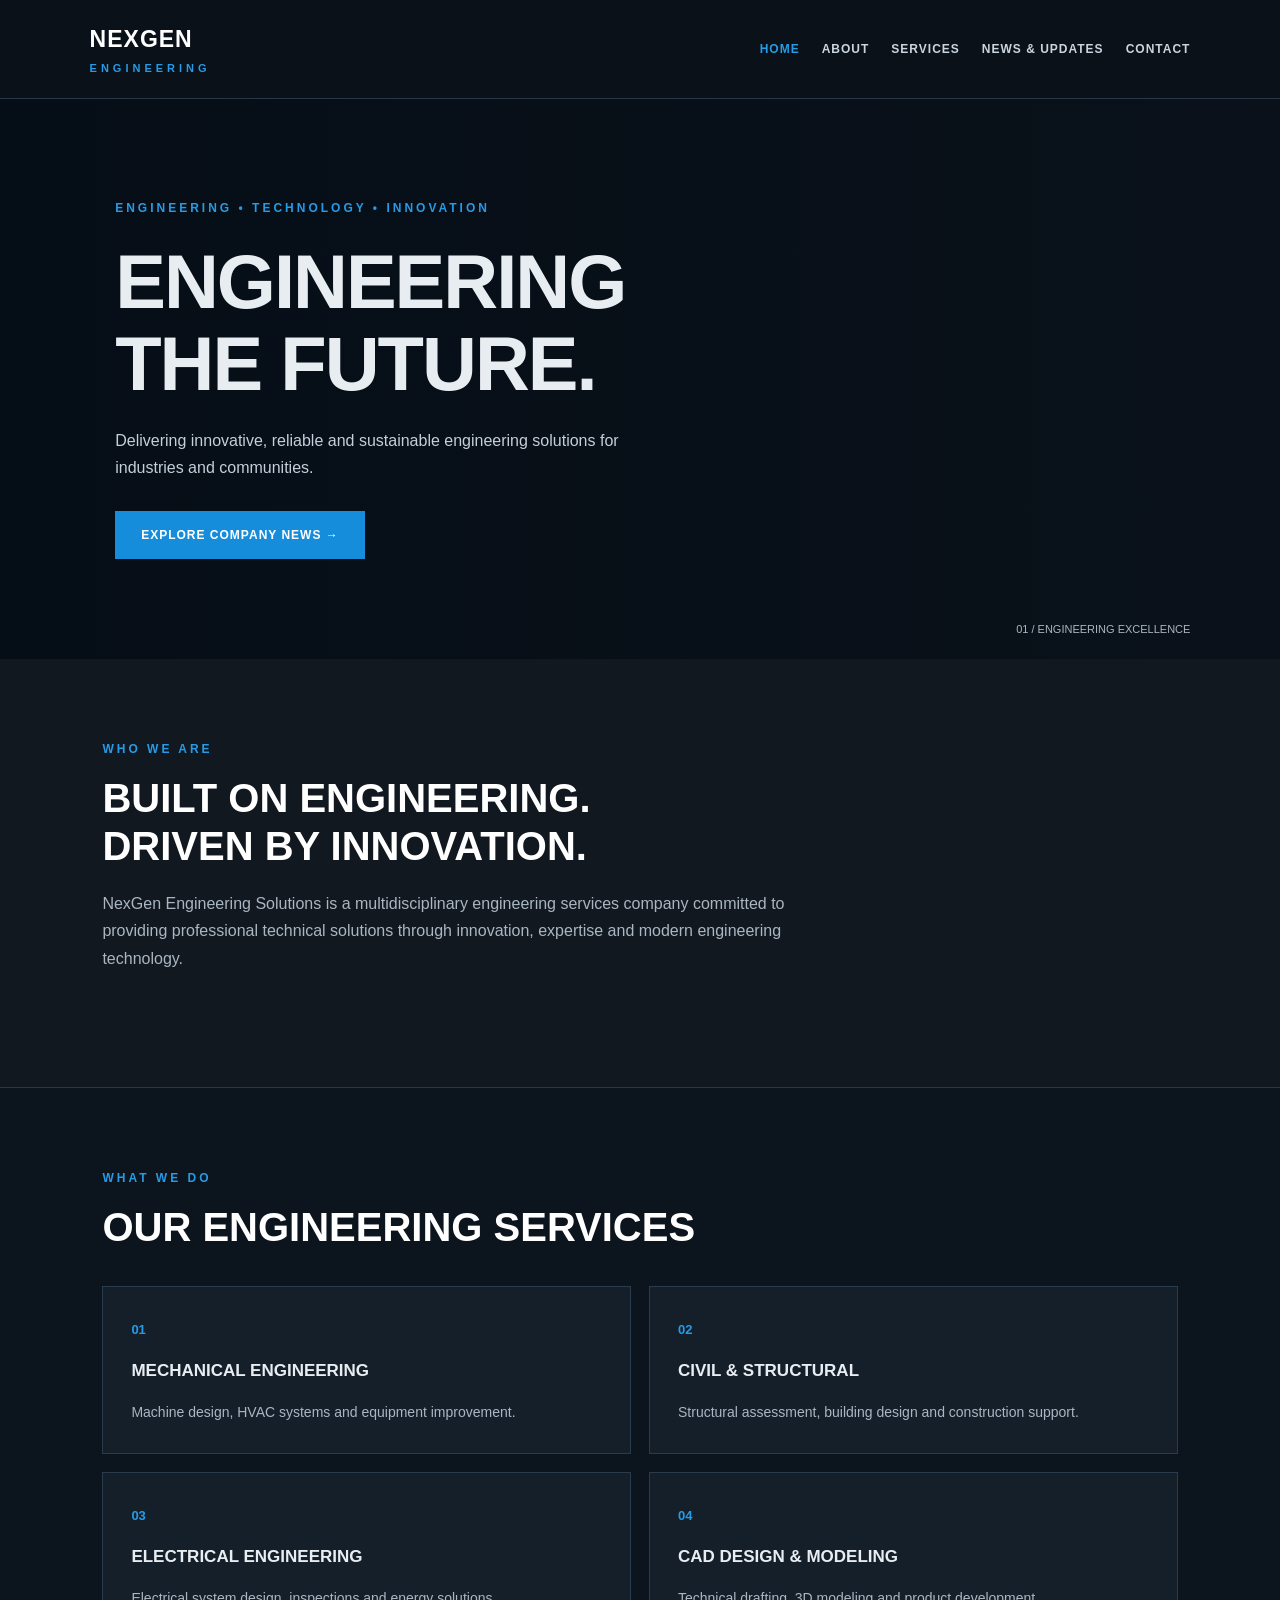
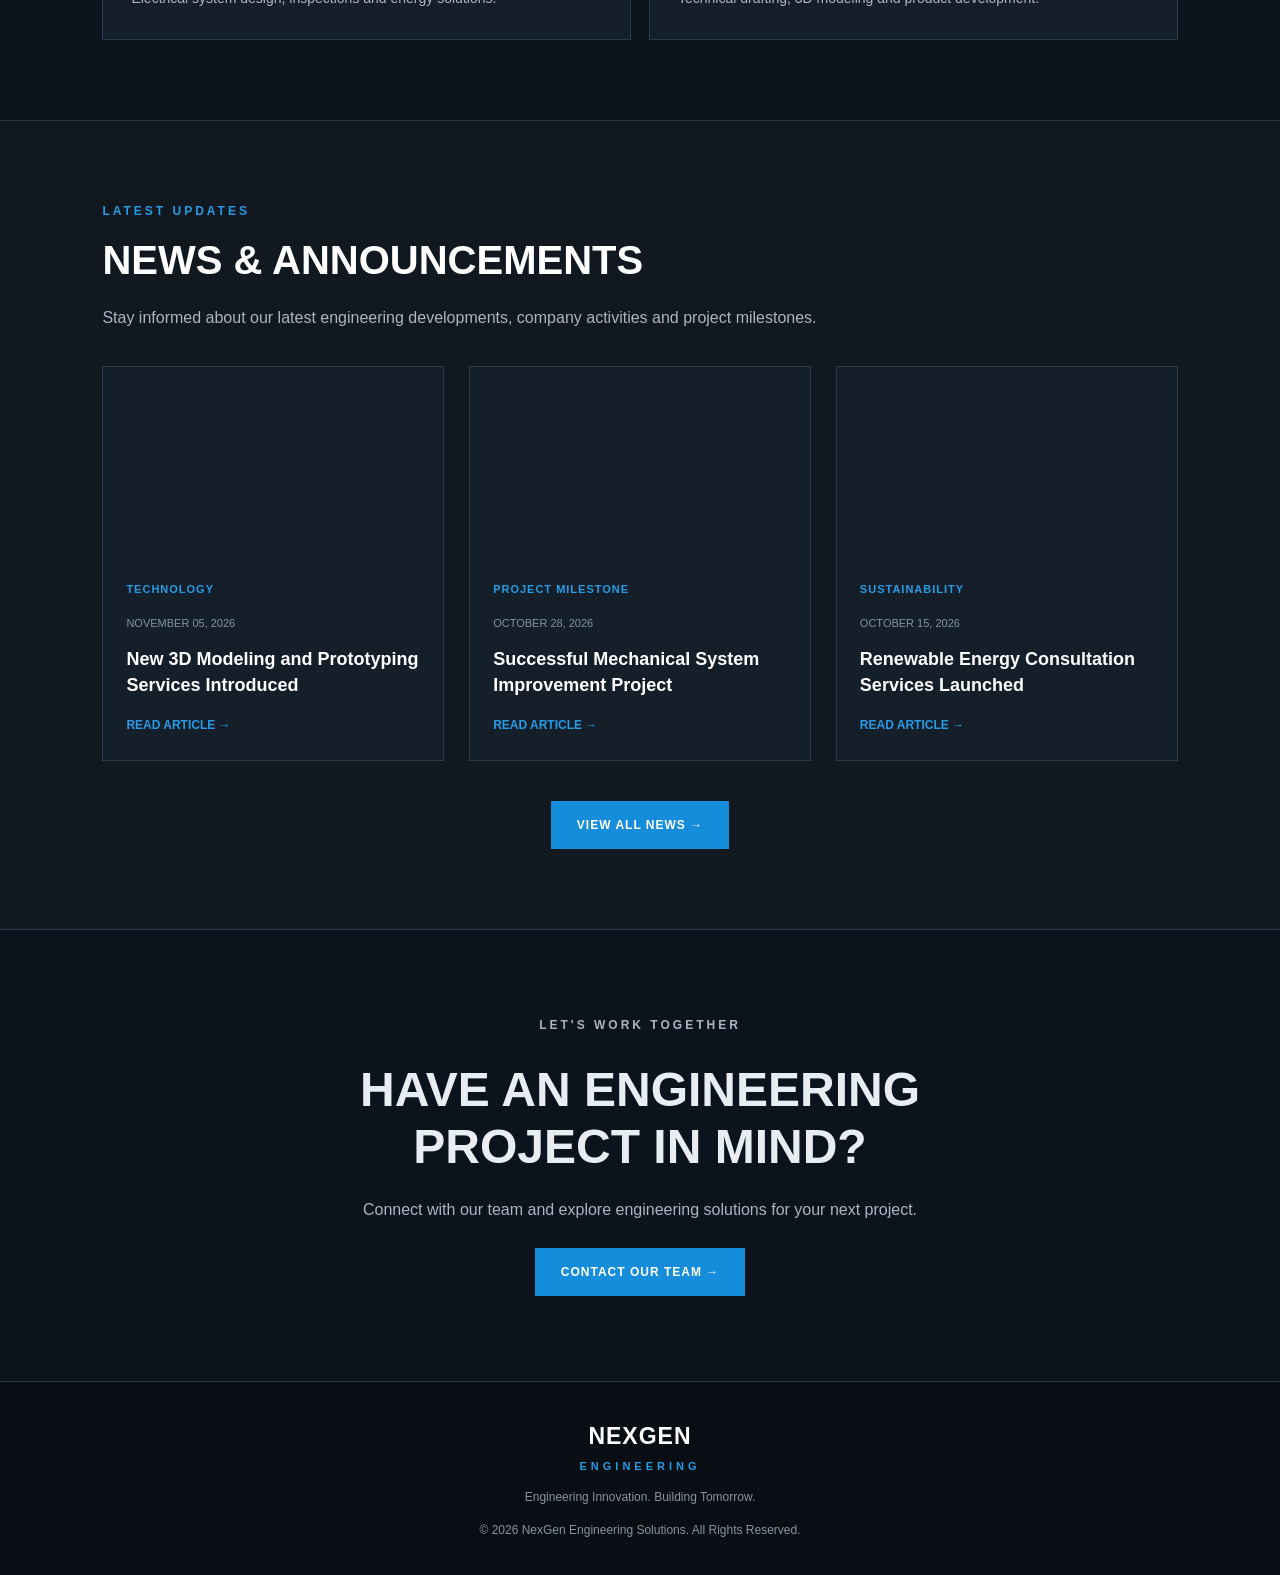
<file: index.html>
<!DOCTYPE html>
<html lang="en">
<head>
    <meta charset="UTF-8">
    <meta name="viewport" content="width=device-width, initial-scale=1.0">
    <title>NexGen Engineering Solutions</title>
    <link rel="stylesheet" href="style.css">
</head>
<body>

    <!-- NAVIGATION -->
    <header class="navbar">
        <a href="index.html" class="logo">
            NEXGEN<span>ENGINEERING</span>
        </a>

        <nav>
            <a href="index.html" class="active">HOME</a>
            <a href="#about">ABOUT</a>
            <a href="#services">SERVICES</a>
            <a href="news.html">NEWS & UPDATES</a>
            <a href="#contact">CONTACT</a>
        </nav>
    </header>

    <!-- HERO SECTION -->
    <section class="hero">
        <div class="hero-content">
            <p class="eyebrow">ENGINEERING • TECHNOLOGY • INNOVATION</p>

            <h1>ENGINEERING<br>
                THE FUTURE.</h1>

            <p class="hero-description">
                Delivering innovative, reliable and sustainable
                engineering solutions for industries and communities.
            </p>

            <a href="news.html" class="btn">
                EXPLORE COMPANY NEWS →
            </a>
        </div>

        <div class="hero-label">
            <span>01 / ENGINEERING EXCELLENCE</span>
        </div>
    </section>

    <!-- ABOUT SECTION -->
    <section class="section" id="about">
        <p class="section-tag">WHO WE ARE</p>
        <h2>BUILT ON ENGINEERING.<br>
            DRIVEN BY INNOVATION.</h2>

        <p class="section-description">
            NexGen Engineering Solutions is a multidisciplinary
            engineering services company committed to providing
            professional technical solutions through innovation,
            expertise and modern engineering technology.
        </p>
    </section>

    <!-- SERVICES -->
    <section class="section dark-section" id="services">
        <p class="section-tag">WHAT WE DO</p>
        <h2>OUR ENGINEERING SERVICES</h2>

        <div class="service-grid">

            <div class="service-card">
                <span class="service-number">01</span>
                <h3>MECHANICAL ENGINEERING</h3>
                <p>Machine design, HVAC systems and equipment improvement.</p>
            </div>

            <div class="service-card">
                <span class="service-number">02</span>
                <h3>CIVIL & STRUCTURAL</h3>
                <p>Structural assessment, building design and construction support.</p>
            </div>

            <div class="service-card">
                <span class="service-number">03</span>
                <h3>ELECTRICAL ENGINEERING</h3>
                <p>Electrical system design, inspections and energy solutions.</p>
            </div>

            <div class="service-card">
                <span class="service-number">04</span>
                <h3>CAD DESIGN & MODELING</h3>
                <p>Technical drafting, 3D modeling and product development.</p>
            </div>

        </div>
    </section>

    <!-- LATEST NEWS -->
    <section class="section" id="latest-news">
        <p class="section-tag">LATEST UPDATES</p>
        <h2>NEWS & ANNOUNCEMENTS</h2>

        <p class="section-description">
            Stay informed about our latest engineering developments,
            company activities and project milestones.
        </p>

        <div class="news-grid">

            <article class="news-card">
                <div class="news-image news-image-one"></div>
                <div class="news-content">
                    <span class="news-category">TECHNOLOGY</span>
                    <small>NOVEMBER 05, 2026</small>
                    <h3>New 3D Modeling and Prototyping Services Introduced</h3>
                    <a href="article.html?id=technology">READ ARTICLE →</a>
                </div>
            </article>

            <article class="news-card">
                <div class="news-image news-image-two"></div>
                <div class="news-content">
                    <span class="news-category">PROJECT MILESTONE</span>
                    <small>OCTOBER 28, 2026</small>
                    <h3>Successful Mechanical System Improvement Project</h3>
                    <a href="article.html?id=project">READ ARTICLE →</a>
                </div>
            </article>

            <article class="news-card">
                <div class="news-image news-image-three"></div>
                <div class="news-content">
                    <span class="news-category">SUSTAINABILITY</span>
                    <small>OCTOBER 15, 2026</small>
                    <h3>Renewable Energy Consultation Services Launched</h3>
                    <a href="article.html?id=energy">READ ARTICLE →</a>
                </div>
            </article>

        </div>

        <div class="center-button">
            <a href="news.html" class="btn">VIEW ALL NEWS →</a>
        </div>
    </section>

    <!-- CONTACT -->
    <section class="contact-section" id="contact">
        <p class="section-tag">LET'S WORK TOGETHER</p>
        <h2>HAVE AN ENGINEERING<br>PROJECT IN MIND?</h2>
        <p>Connect with our team and explore engineering solutions for your next project.</p>
        <a href="mailto:info@nexgenengineering.com" class="btn">
            CONTACT OUR TEAM →
        </a>
    </section>

    <!-- FOOTER -->
    <footer>
        <div class="logo">NEXGEN<span>ENGINEERING</span></div>
        <p>Engineering Innovation. Building Tomorrow.</p>
        <p>© 2026 NexGen Engineering Solutions. All Rights Reserved.</p>
    </footer>

    <script src="script.js"></script>
</body>
</html>
</file>
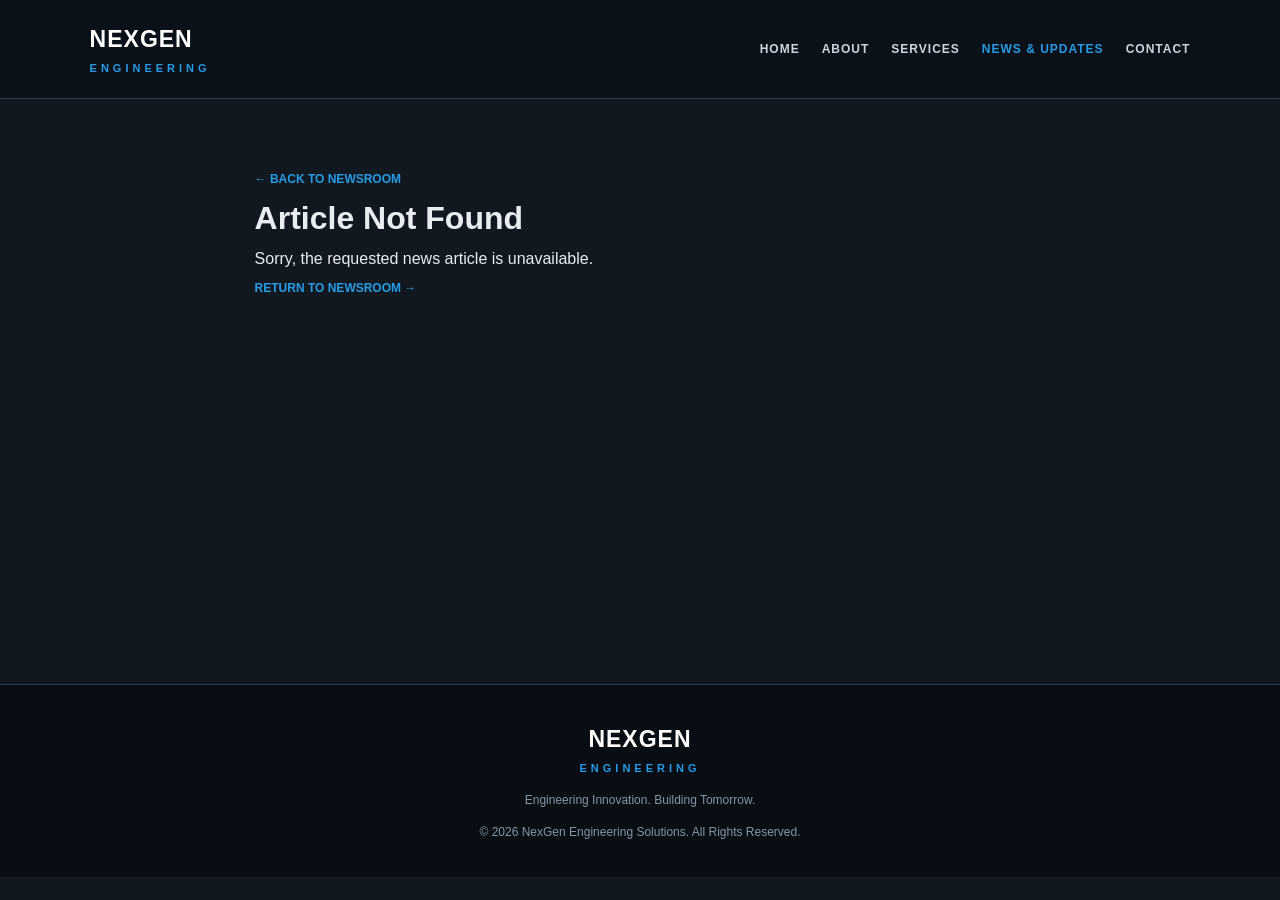
<file: article.html>
<!DOCTYPE html>
<html lang="en">
<head>
    <meta charset="UTF-8">
    <meta name="viewport" content="width=device-width, initial-scale=1.0">
    <title>News Article | NexGen Engineering</title>
    <link rel="stylesheet" href="style.css">
</head>
<body>

    <header class="navbar">
        <a href="index.html" class="logo">
            NEXGEN<span>ENGINEERING</span>
        </a>

        <nav>
            <a href="index.html">HOME</a>
            <a href="index.html#about">ABOUT</a>
            <a href="index.html#services">SERVICES</a>
            <a href="news.html" class="active">NEWS & UPDATES</a>
            <a href="index.html#contact">CONTACT</a>
        </nav>
    </header>

    <main class="article-section">
        <a href="news.html" class="back-link">← BACK TO NEWSROOM</a>

        <div id="articleContent">
            <p>Loading article...</p>
        </div>
    </main>

    <footer>
        <div class="logo">NEXGEN<span>ENGINEERING</span></div>
        <p>Engineering Innovation. Building Tomorrow.</p>
        <p>© 2026 NexGen Engineering Solutions. All Rights Reserved.</p>
    </footer>

    <script src="script.js"></script>
</body>
</html>
</file>
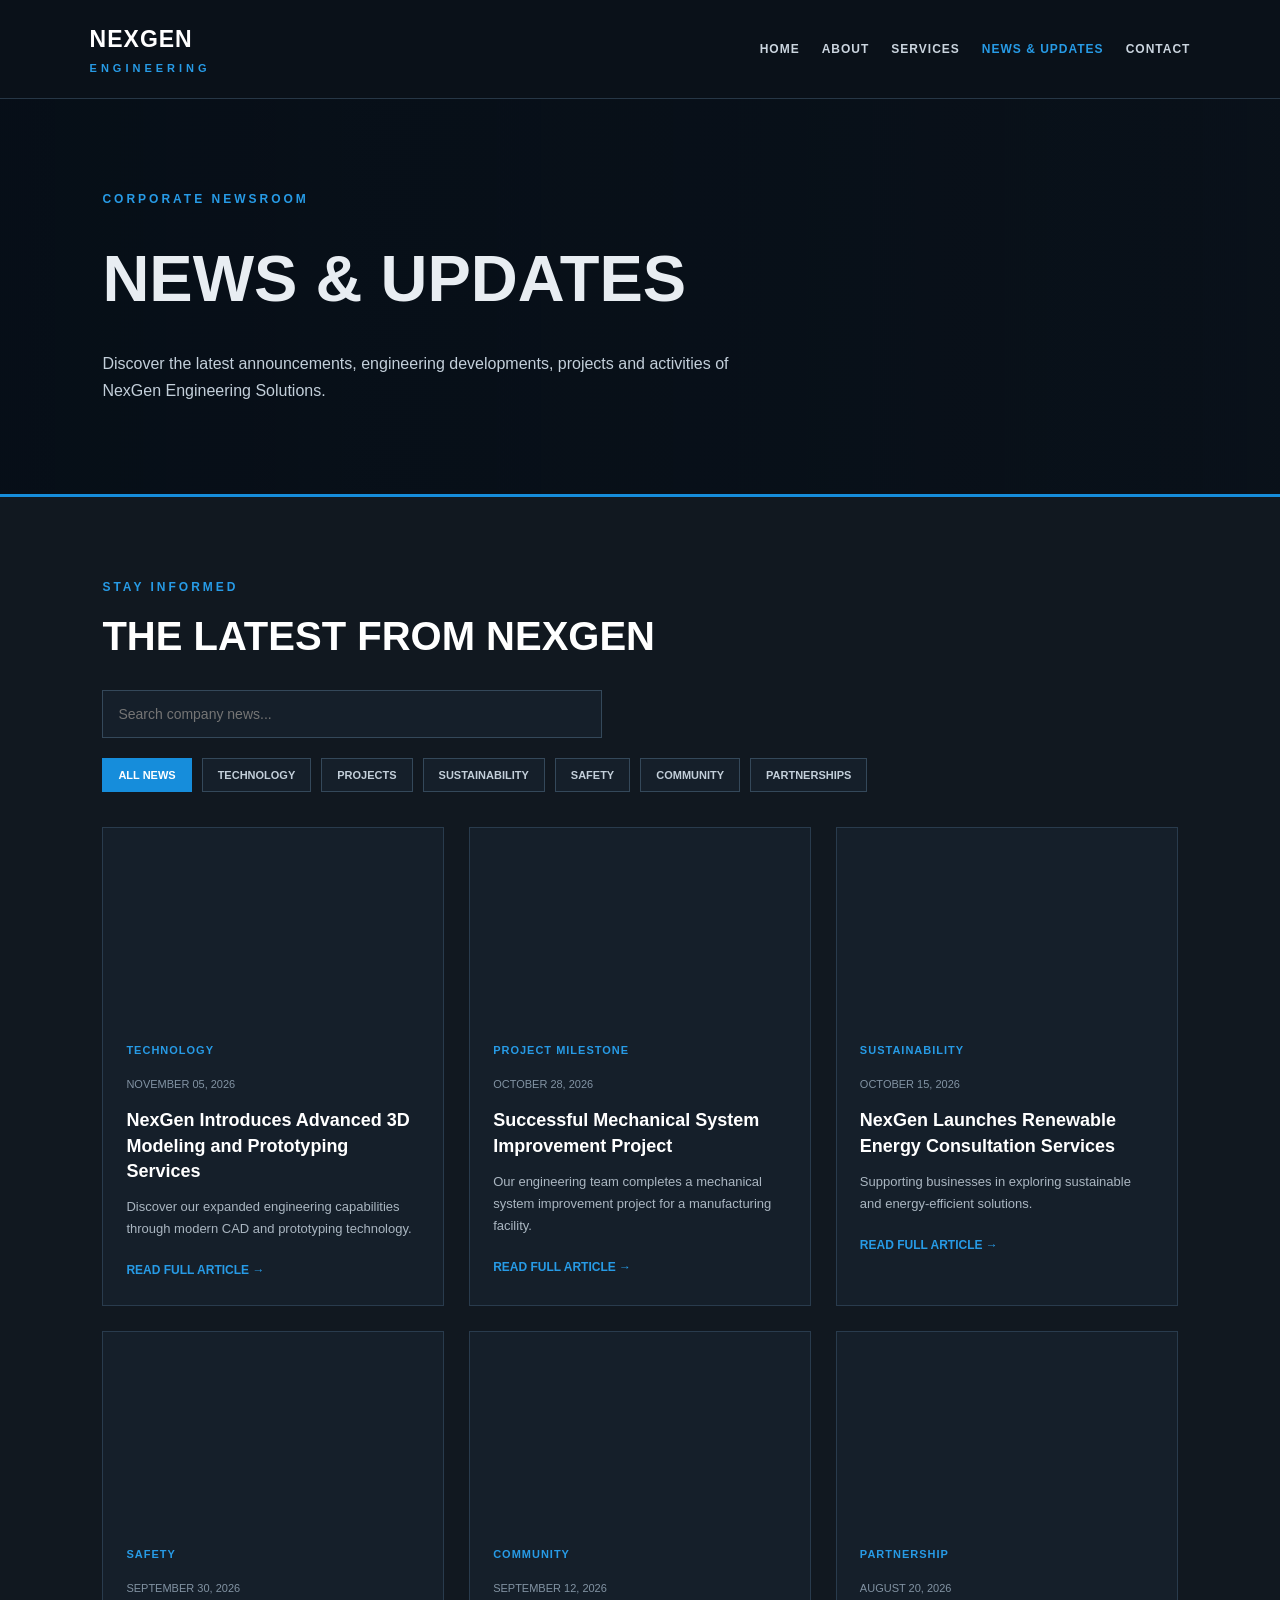
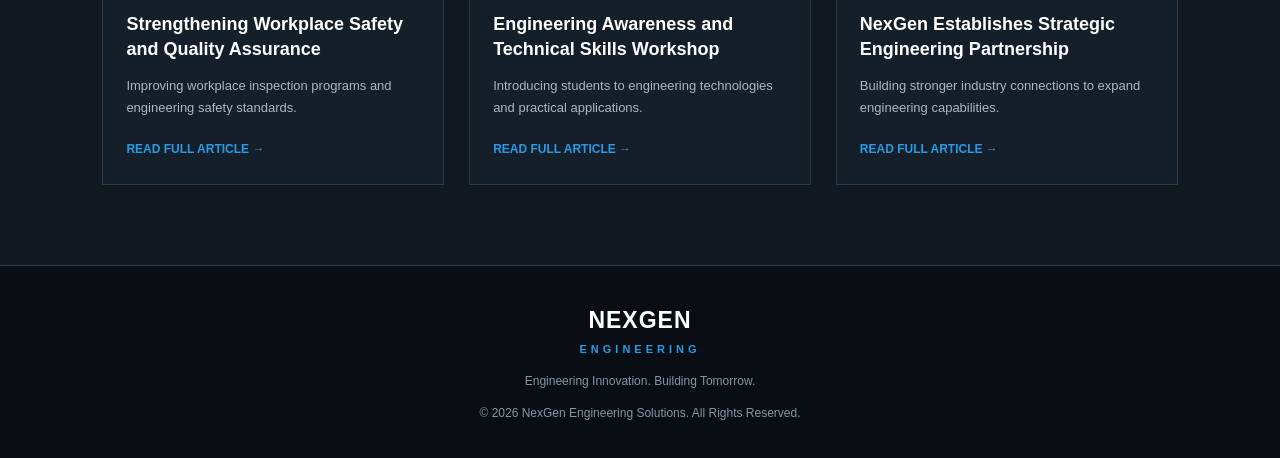
<file: news.html>
<!DOCTYPE html>
<html lang="en">
<head>
    <meta charset="UTF-8">
    <meta name="viewport" content="width=device-width, initial-scale=1.0">
    <title>News & Updates | NexGen Engineering</title>
    <link rel="stylesheet" href="style.css">
</head>
<body>

    <header class="navbar">
        <a href="index.html" class="logo">
            NEXGEN<span>ENGINEERING</span>
        </a>

        <nav>
            <a href="index.html">HOME</a>
            <a href="index.html#about">ABOUT</a>
            <a href="index.html#services">SERVICES</a>
            <a href="news.html" class="active">NEWS & UPDATES</a>
            <a href="index.html#contact">CONTACT</a>
        </nav>
    </header>

    <!-- NEWS BANNER -->
    <section class="news-banner">
        <p class="eyebrow">CORPORATE NEWSROOM</p>
        <h1>NEWS & UPDATES</h1>
        <p>
            Discover the latest announcements, engineering developments,
            projects and activities of NexGen Engineering Solutions.
        </p>
    </section>

    <!-- NEWS CONTENT -->
    <section class="section">

        <p class="section-tag">STAY INFORMED</p>
        <h2>THE LATEST FROM NEXGEN</h2>

        <!-- SEARCH -->
        <div class="news-search">
            <input
                type="text"
                id="newsSearch"
                placeholder="Search company news..."
            >
        </div>

        <!-- CATEGORY FILTERS -->
        <div class="filter-buttons">
            <button class="filter-btn active" data-filter="all">ALL NEWS</button>
            <button class="filter-btn" data-filter="technology">TECHNOLOGY</button>
            <button class="filter-btn" data-filter="project">PROJECTS</button>
            <button class="filter-btn" data-filter="sustainability">SUSTAINABILITY</button>
            <button class="filter-btn" data-filter="safety">SAFETY</button>
            <button class="filter-btn" data-filter="community">COMMUNITY</button>
            <button class="filter-btn" data-filter="partnership">PARTNERSHIPS</button>
        </div>

        <!-- NEWS GRID -->
        <div class="news-grid" id="newsGrid">

            <article class="news-card" data-category="technology">
                <div class="news-image news-image-one"></div>
                <div class="news-content">
                    <span class="news-category">TECHNOLOGY</span>
                    <small>NOVEMBER 05, 2026</small>
                    <h3>NexGen Introduces Advanced 3D Modeling and Prototyping Services</h3>
                    <p>Discover our expanded engineering capabilities through modern CAD and prototyping technology.</p>
                    <a href="article.html?id=technology">READ FULL ARTICLE →</a>
                </div>
            </article>

            <article class="news-card" data-category="project">
                <div class="news-image news-image-two"></div>
                <div class="news-content">
                    <span class="news-category">PROJECT MILESTONE</span>
                    <small>OCTOBER 28, 2026</small>
                    <h3>Successful Mechanical System Improvement Project</h3>
                    <p>Our engineering team completes a mechanical system improvement project for a manufacturing facility.</p>
                    <a href="article.html?id=project">READ FULL ARTICLE →</a>
                </div>
            </article>

            <article class="news-card" data-category="sustainability">
                <div class="news-image news-image-three"></div>
                <div class="news-content">
                    <span class="news-category">SUSTAINABILITY</span>
                    <small>OCTOBER 15, 2026</small>
                    <h3>NexGen Launches Renewable Energy Consultation Services</h3>
                    <p>Supporting businesses in exploring sustainable and energy-efficient solutions.</p>
                    <a href="article.html?id=energy">READ FULL ARTICLE →</a>
                </div>
            </article>

            <article class="news-card" data-category="safety">
                <div class="news-image news-image-four"></div>
                <div class="news-content">
                    <span class="news-category">SAFETY</span>
                    <small>SEPTEMBER 30, 2026</small>
                    <h3>Strengthening Workplace Safety and Quality Assurance</h3>
                    <p>Improving workplace inspection programs and engineering safety standards.</p>
                    <a href="article.html?id=safety">READ FULL ARTICLE →</a>
                </div>
            </article>

            <article class="news-card" data-category="community">
                <div class="news-image news-image-five"></div>
                <div class="news-content">
                    <span class="news-category">COMMUNITY</span>
                    <small>SEPTEMBER 12, 2026</small>
                    <h3>Engineering Awareness and Technical Skills Workshop</h3>
                    <p>Introducing students to engineering technologies and practical applications.</p>
                    <a href="article.html?id=community">READ FULL ARTICLE →</a>
                </div>
            </article>

            <article class="news-card" data-category="partnership">
                <div class="news-image news-image-six"></div>
                <div class="news-content">
                    <span class="news-category">PARTNERSHIP</span>
                    <small>AUGUST 20, 2026</small>
                    <h3>NexGen Establishes Strategic Engineering Partnership</h3>
                    <p>Building stronger industry connections to expand engineering capabilities.</p>
                    <a href="article.html?id=partnership">READ FULL ARTICLE →</a>
                </div>
            </article>

        </div>

        <p id="noResults" class="no-results" hidden>
            No news articles found. Try another search or category.
        </p>

    </section>

    <footer>
        <div class="logo">NEXGEN<span>ENGINEERING</span></div>
        <p>Engineering Innovation. Building Tomorrow.</p>
        <p>© 2026 NexGen Engineering Solutions. All Rights Reserved.</p>
    </footer>

    <script src="script.js"></script>
</body>
</html>
</file>
<file: style.css>
/* =================================
   NEXGEN ENGINEERING WEBSITE
   INDUSTRIAL DESIGN
================================= */

* {
    margin: 0;
    padding: 0;
    box-sizing: border-box;
}

html {
    scroll-behavior: smooth;
}

body {
    background: #111820;
    color: #E8EDF2;
    font-family: Arial, Helvetica, sans-serif;
    line-height: 1.7;
}

/* NAVIGATION */

.navbar {
    background: #0A1119;
    padding: 20px 7%;
    display: flex;
    justify-content: space-between;
    align-items: center;
    flex-wrap: wrap;
    gap: 15px;
    border-bottom: 1px solid #273746;
}

.logo {
    color: white;
    text-decoration: none;
    font-size: 23px;
    font-weight: 900;
    letter-spacing: 1px;
}

.logo span {
    display: block;
    color: #279BE6;
    font-size: 11px;
    letter-spacing: 4px;
}

nav {
    display: flex;
    flex-wrap: wrap;
    gap: 22px;
}

nav a {
    color: #CBD5DF;
    text-decoration: none;
    font-size: 12px;
    font-weight: bold;
    letter-spacing: 1px;
    transition: 0.3s;
}

nav a:hover,
nav a.active {
    color: #279BE6;
}

/* HERO SECTION */

.hero {
    min-height: 560px;
    display: flex;
    align-items: center;
    padding: 80px 9%;
    position: relative;
    background:
        linear-gradient(90deg, rgba(5,13,22,0.96), rgba(5,13,22,0.65)),
        url("https://images.unsplash.com/photo-1581092160562-40aa08e78837?auto=format&fit=crop&w=1800&q=85");
    background-size: cover;
    background-position: center;
}

.hero-content {
    max-width: 700px;
}

.eyebrow,
.section-tag {
    color: #279BE6;
    font-size: 12px;
    font-weight: bold;
    letter-spacing: 3px;
}

.hero h1 {
    font-size: clamp(45px, 7vw, 76px);
    line-height: 1.08;
    margin: 22px 0;
    font-weight: 900;
    letter-spacing: -2px;
}

.hero-description {
    color: #C3CFDA;
    max-width: 520px;
    margin-bottom: 30px;
}

.hero-label {
    position: absolute;
    bottom: 20px;
    right: 7%;
    color: #AAB6C1;
    font-size: 11px;
}

/* BUTTONS */

.btn {
    display: inline-block;
    padding: 13px 25px;
    background: #168DDB;
    color: white;
    text-decoration: none;
    font-size: 12px;
    font-weight: bold;
    letter-spacing: 1px;
    border: 1px solid #168DDB;
    transition: 0.3s;
}

.btn:hover {
    background: transparent;
    color: #55B9FF;
}

/* GENERAL SECTIONS */

.section {
    padding: 80px 8%;
}

.section h2 {
    font-size: clamp(27px, 4vw, 40px);
    line-height: 1.2;
    margin: 15px 0 20px;
    color: white;
}

.section-description {
    max-width: 720px;
    color: #AAB6C1;
    margin-bottom: 35px;
}

.dark-section {
    background: #0C141D;
    border-top: 1px solid #273746;
    border-bottom: 1px solid #273746;
}

/* SERVICES */

.service-grid {
    display: grid;
    grid-template-columns: repeat(2, 1fr);
    gap: 18px;
    margin-top: 35px;
}

.service-card {
    background: #151F2A;
    border: 1px solid #293B4D;
    padding: 28px;
    transition: 0.3s;
}

.service-card:hover {
    border-color: #279BE6;
    transform: translateY(-5px);
}

.service-number {
    color: #279BE6;
    font-size: 13px;
    font-weight: bold;
}

.service-card h3 {
    margin: 15px 0;
    font-size: 17px;
}

.service-card p {
    color: #AAB6C1;
    font-size: 14px;
}

/* NEWS BANNER */

.news-banner {
    padding: 90px 8%;
    background:
        linear-gradient(90deg, rgba(6,14,23,0.95), rgba(6,14,23,0.72)),
        url("https://images.unsplash.com/photo-1581092921461-eab62e97a780?auto=format&fit=crop&w=1800&q=85");
    background-size: cover;
    background-position: center;
    border-bottom: 3px solid #168DDB;
}

.news-banner h1 {
    font-size: clamp(40px, 6vw, 65px);
    margin: 15px 0;
}

.news-banner p:last-child {
    max-width: 650px;
    color: #C3CFDA;
}

/* NEWS CARDS */

.news-grid {
    display: grid;
    grid-template-columns: repeat(3, minmax(0, 1fr));
    gap: 25px;
    margin-top: 35px;
}

.news-card {
    background: #151F2A;
    border: 1px solid #293B4D;
    overflow: hidden;
    transition: 0.3s;
}

.news-card:hover {
    transform: translateY(-5px);
    border-color: #279BE6;
}

.news-image {
    height: 190px;
    background-size: cover;
    background-position: center;
}

.news-image-one {
    background-image: url("https://images.unsplash.com/photo-1581092160607-ee22621dd758?auto=format&fit=crop&w=900&q=80");
}

.news-image-two {
    background-image: url("https://images.unsplash.com/photo-1581092334651-ddf26d9a09d0?auto=format&fit=crop&w=900&q=80");
}

.news-image-three {
    background-image: url("https://images.unsplash.com/photo-1509391366360-2e959784a276?auto=format&fit=crop&w=900&q=80");
}

.news-image-four {
    background-image: url("https://images.unsplash.com/photo-1504307651254-35680f356dfd?auto=format&fit=crop&w=900&q=80");
}

.news-image-five {
    background-image: url("https://images.unsplash.com/photo-1581092580497-e0d23cbdf1dc?auto=format&fit=crop&w=900&q=80");
}

.news-image-six {
    background-image: url("https://images.unsplash.com/photo-1521737711867-e3b97375f902?auto=format&fit=crop&w=900&q=80");
}

.news-content {
    padding: 23px;
}

.news-category {
    display: block;
    color: #279BE6;
    font-size: 11px;
    font-weight: bold;
    letter-spacing: 1px;
    margin-bottom: 9px;
}

.news-content small {
    color: #8293A3;
    font-size: 11px;
}

.news-content h3 {
    font-size: 18px;
    line-height: 1.4;
    margin: 12px 0;
    color: white;
}

.news-content p {
    color: #AAB6C1;
    font-size: 13px;
    margin-bottom: 15px;
}

.news-content a {
    color: #279BE6;
    font-size: 12px;
    font-weight: bold;
    text-decoration: none;
}

.news-content a:hover {
    color: white;
}

/* NEWS SEARCH AND FILTER */

.news-search {
    margin: 30px 0 20px;
}

.news-search input {
    width: 100%;
    max-width: 500px;
    padding: 15px;
    background: #151F2A;
    border: 1px solid #34485A;
    color: white;
    outline: none;
    font-size: 14px;
}

.news-search input:focus {
    border-color: #279BE6;
}

.filter-buttons {
    display: flex;
    flex-wrap: wrap;
    gap: 10px;
    margin-bottom: 25px;
}

.filter-btn {
    background: #151F2A;
    color: #C3CFDA;
    border: 1px solid #34485A;
    padding: 10px 15px;
    cursor: pointer;
    font-size: 11px;
    font-weight: bold;
    transition: 0.3s;
}

.filter-btn:hover,
.filter-btn.active {
    background: #168DDB;
    color: white;
    border-color: #168DDB;
}

.no-results {
    color: #AAB6C1;
    text-align: center;
    padding: 30px;
}

/* CENTER BUTTON */

.center-button {
    text-align: center;
    margin-top: 40px;
}

/* CONTACT */

.contact-section {
    text-align: center;
    padding: 85px 8%;
    background: #0B141D;
    border-top: 1px solid #293B4D;
}

.contact-section h2 {
    font-size: clamp(30px, 5vw, 48px);
    line-height: 1.2;
    margin: 20px 0;
}

.contact-section p {
    color: #AAB6C1;
    margin-bottom: 25px;
}

/* ARTICLE PAGE */

.article-section {
    max-width: 950px;
    margin: auto;
    padding: 65px 7%;
    min-height: 65vh;
}

.back-link {
    color: #279BE6;
    text-decoration: none;
    font-size: 12px;
    font-weight: bold;
}

.article-cover {
    height: 350px;
    margin: 30px 0;
    background-size: cover;
    background-position: center;
}

.article-meta {
    color: #279BE6;
    font-size: 12px;
    letter-spacing: 1px;
    margin-bottom: 15px;
}

.article-title {
    font-size: clamp(30px, 5vw, 48px);
    line-height: 1.2;
    margin-bottom: 20px;
}

.article-body {
    color: #C3CFDA;
    font-size: 16px;
    line-height: 1.9;
}

.article-body p {
    margin-bottom: 22px;
}

.article-body h3 {
    color: white;
    margin: 30px 0 12px;
}

/* FOOTER */

footer {
    background: #080E14;
    padding: 35px 8%;
    text-align: center;
    border-top: 1px solid #293B4D;
}

footer p {
    color: #8795A3;
    font-size: 12px;
    margin-top: 12px;
}

/* RESPONSIVE DESIGN */

@media (max-width: 900px) {
    .news-grid {
        grid-template-columns: repeat(2, minmax(0, 1fr));
    }
}

@media (max-width: 650px) {
    .navbar {
        flex-direction: column;
        text-align: center;
    }

    nav {
        justify-content: center;
        gap: 12px;
    }

    nav a {
        font-size: 10px;
    }

    .hero {
        min-height: 480px;
    }

    .service-grid,
    .news-grid {
        grid-template-columns: 1fr;
    }

    .section {
        padding: 55px 6%;
    }

    .news-banner {
        padding: 65px 6%;
    }

    .article-cover {
        height: 230px;
    }
}
</file>
